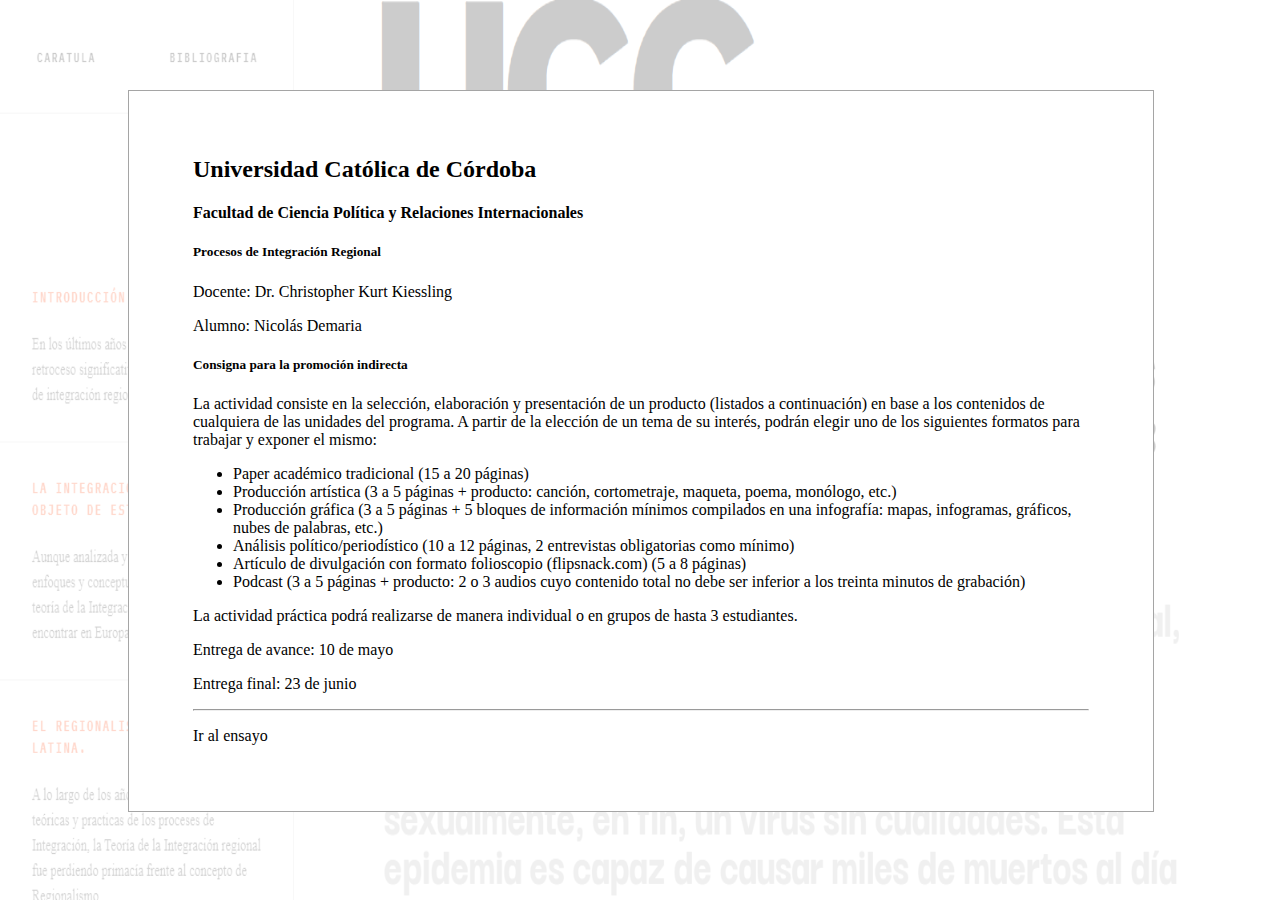
<file: index.html>
<!DOCTYPE html>
<html lang="en">
<head>
    <meta charset="UTF-8">
    <meta http-equiv="X-UA-Compatible" content="IE=edge">
    <meta name="viewport" content="width=device-width, initial-scale=1.0">
    <link rel="preconnect" href="https://fonts.gstatic.com">
    <link href="https://fonts.googleapis.com/css2?family=IBM+Plex+Mono:ital,wght@0,100;0,200;0,300;0,400;0,500;0,600;0,700;1,100;1,200;1,300;1,400;1,500;1,600&display=swap" rel="stylesheet">
    <link rel="preconnect" href="https://fonts.gstatic.com">
    <link href="https://fonts.googleapis.com/css2?family=Darker+Grotesque:wght@800;900&display=swap" rel="stylesheet">
    <link rel="stylesheet" href="css/styleIndex.css">
    <link rel="icon" href="multimedia/768px-Solid_black.svg.png">
    <title>El desafío de los bloques regionales frente a la pandemia del COVID-19: Una mirada sobre el Mercosur.</title>
</head>
<body>
    <div class="container">
        <img class="fondo" src="multimedia/home.png">
        <a class="trampaL" href="pages/introduccion.html"></a>
        <a class="trampaT" href="pages/introduccion.html"></a>
        <a class="trampaR" href="pages/introduccion.html"></a>
        <a class="trampaB" href="pages/introduccion.html"></a>
        <div class="caratula">
            <div class="cabecera">
            <h2>Universidad Católica de Córdoba</h2>
            <h4>Facultad de Ciencia Política y Relaciones Internacionales</h4>
            <h5>Procesos de Integración Regional</h5>
            </div>
            <div class="participantes">
            <p class="persona">Docente: <a href="https://www.linkedin.com/in/christopherkiessling/" target="_blank">Dr. Christopher Kurt Kiessling</a></p>
            <p class="persona">Alumno: <a href="https://www.linkedin.com/in/nicolasdemaria/" target="_blank">Nicolás Demaria</a></p>
            </div>
            <div class="consignas">
            <h5>Consigna para la promoción indirecta</h5>
            <p>La actividad consiste en la selección, elaboración y presentación de un producto (listados a continuación) en base a los contenidos de cualquiera de las unidades del programa. A partir de la elección de un tema de su interés, podrán elegir uno de los siguientes formatos para trabajar y exponer el mismo:</p>
            <ul>
                <li>Paper académico tradicional (15 a 20 páginas)</li>
                <li>Producción artística (3 a 5 páginas + producto: canción, cortometraje, maqueta, poema,
                monólogo, etc.)</li>
                <li>Producción gráfica (3 a 5 páginas + 5 bloques de información mínimos compilados en
                una infografía: mapas, infogramas, gráficos, nubes de palabras, etc.)</li>
                <li>Análisis político/periodístico (10 a 12 páginas, 2 entrevistas obligatorias como
                mínimo)</li>
                <li>Artículo de divulgación con formato folioscopio (flipsnack.com) (5 a 8 páginas)</li>
                <li>Podcast (3 a 5 páginas + producto: 2 o 3 audios cuyo contenido total no debe ser inferior
                a los treinta minutos de grabación)</li>
            </ul>
            <p>La actividad práctica podrá realizarse de manera individual o en grupos de hasta 3
                estudiantes.</p>
            </div>
            <p>Entrega de avance: 10 de mayo</p>
            <p>Entrega final: 23 de junio</p>
            <hr>
                <div class="navEnd">
                    <div class="boton2">
                        <a href="pages/introduccion.html"><p class="tituloSeccion">Ir al ensayo</p></a>
                    </div>
                </div>
        </div>
    </div>
</body>
</html>
</file>
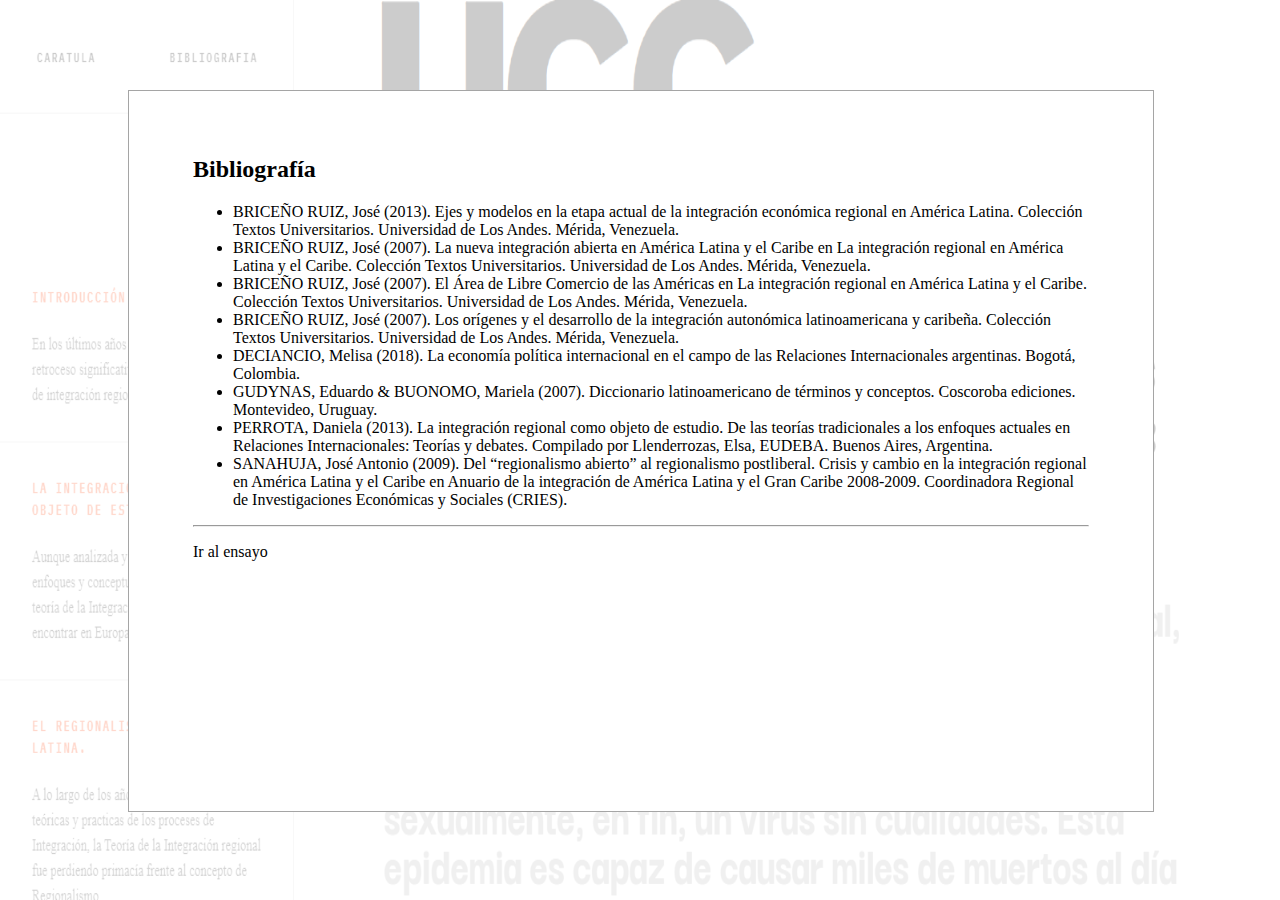
<file: bibliografia.html>
<!DOCTYPE html>
<html lang="en">
<head>
    <meta charset="UTF-8">
    <meta http-equiv="X-UA-Compatible" content="IE=edge">
    <meta name="viewport" content="width=device-width, initial-scale=1.0">
    <link rel="preconnect" href="https://fonts.gstatic.com">
    <link href="https://fonts.googleapis.com/css2?family=IBM+Plex+Mono:ital,wght@0,100;0,200;0,300;0,400;0,500;0,600;0,700;1,100;1,200;1,300;1,400;1,500;1,600&display=swap" rel="stylesheet">
    <link rel="preconnect" href="https://fonts.gstatic.com">
    <link href="https://fonts.googleapis.com/css2?family=Darker+Grotesque:wght@800;900&display=swap" rel="stylesheet">
    <link rel="stylesheet" href="css/styleIndex.css">
    <link rel="icon" href="../multimedia/768px-Solid_black.svg.png">
    <title>El desafío de los bloques regionales frente a la pandemia del COVID-19: Una mirada sobre el Mercosur.</title>
</head>
<body>
    <div class="container">
        <img class="fondo" src="multimedia/home.png">
        <a class="trampaL" href="pages/introduccion.html"></a>
        <a class="trampaT" href="pages/introduccion.html"></a>
        <a class="trampaR" href="pages/introduccion.html"></a>
        <a class="trampaB" href="pages/introduccion.html"></a>
        <div class="caratula">
                <h2>Bibliografía</h2>
                        <ul>
                            <li>BRICEÑO RUIZ, José (2013). Ejes y modelos en la etapa actual de la integración económica regional en América Latina. Colección Textos Universitarios. 
                                Universidad de Los Andes. Mérida, Venezuela. 
                                </li>
                                <li>BRICEÑO RUIZ, José (2007). La nueva integración abierta en América Latina y el Caribe en La integración regional en América Latina y el Caribe. Colección Textos Universitarios. Universidad de Los Andes. Mérida, Venezuela.
                                    </li>
                                    <li>BRICEÑO RUIZ, José (2007). El Área de Libre Comercio de las Américas en La integración regional en América Latina y el Caribe. Colección Textos Universitarios. Universidad de Los Andes. Mérida, Venezuela. 
                                        </li>
                                        <li>BRICEÑO RUIZ, José (2007). Los orígenes y el desarrollo de la integración autonómica latinoamericana y caribeña. Colección Textos Universitarios. Universidad de Los Andes. Mérida, Venezuela. 
                                            </li>
                                            <li>DECIANCIO, Melisa (2018). La economía política internacional en el campo de las Relaciones Internacionales argentinas. Bogotá, Colombia. 
                                                </li>
                                                <li>GUDYNAS, Eduardo & BUONOMO, Mariela (2007). Diccionario latinoamericano de términos y conceptos. Coscoroba ediciones. Montevideo, Uruguay.
                                                    </li>
                                                    <li>PERROTA, Daniela (2013). La integración regional como objeto de estudio. De las teorías tradicionales a los enfoques actuales en Relaciones Internacionales: Teorías y debates. Compilado por Llenderrozas, Elsa, EUDEBA. Buenos Aires, Argentina.
                                                        </li>
                                                        <li>SANAHUJA, José Antonio (2009). Del “regionalismo abierto” al regionalismo postliberal. Crisis y cambio en la integración regional en América Latina y el Caribe en Anuario de la integración de América Latina y el Gran Caribe 2008-2009. 
                            Coordinadora Regional de Investigaciones Económicas y Sociales (CRIES). </li>
                        </ul>
            <hr>
                <div class="navEnd">
                    <div class="boton2">
                        <a href="pages/introduccion.html"><p class="tituloSeccion">Ir al ensayo</p></a>
                    </div>
                </div>
        </div>
    </div>
</body>
</html>
</file>
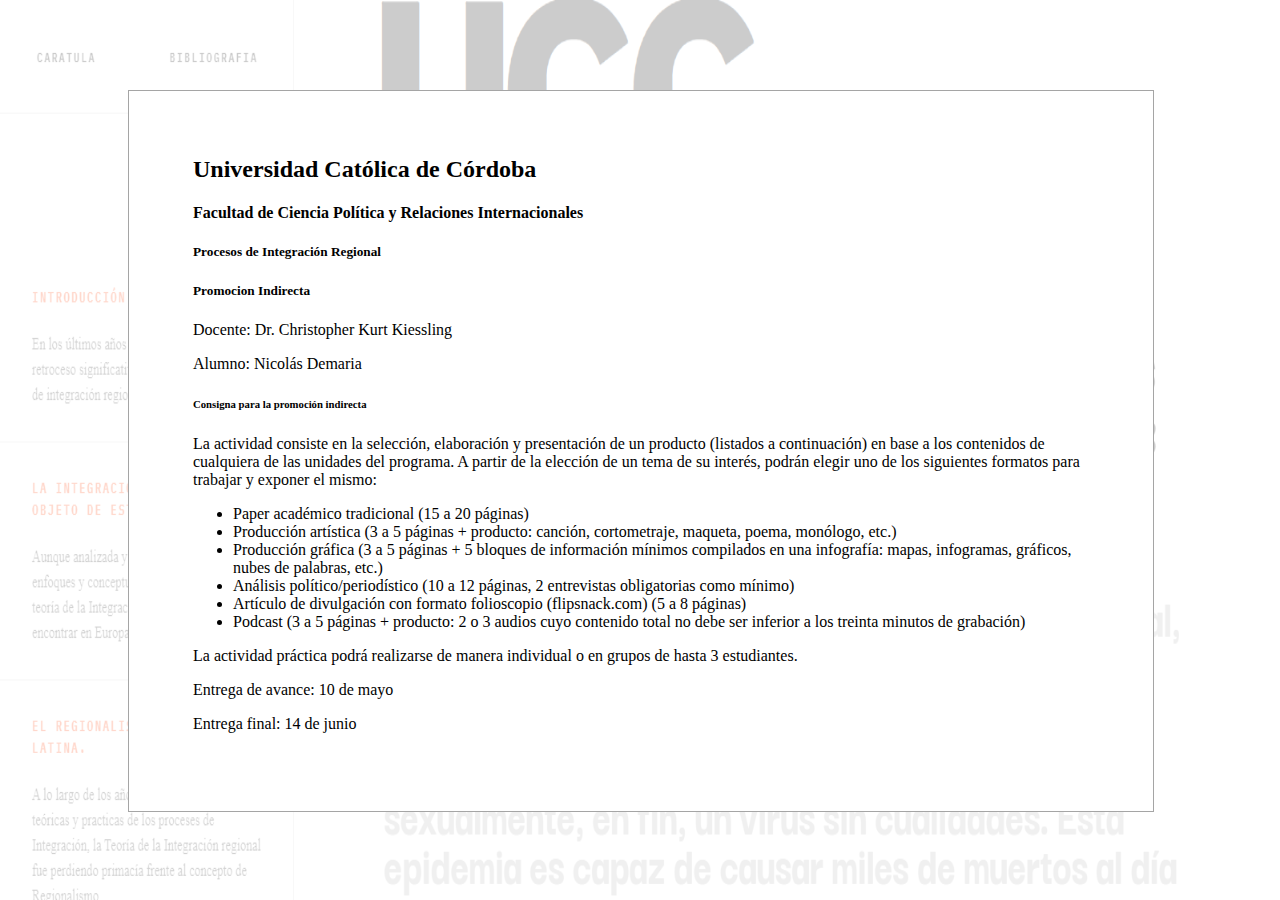
<file: intex.html>
<!DOCTYPE html>
<html lang="en">
<head>
    <meta charset="UTF-8">
    <meta http-equiv="X-UA-Compatible" content="IE=edge">
    <meta name="viewport" content="width=device-width, initial-scale=1.0">
    <link rel="preconnect" href="https://fonts.gstatic.com">
    <link href="https://fonts.googleapis.com/css2?family=IBM+Plex+Mono:ital,wght@0,100;0,200;0,300;0,400;0,500;0,600;0,700;1,100;1,200;1,300;1,400;1,500;1,600&display=swap" rel="stylesheet">
    <link rel="preconnect" href="https://fonts.gstatic.com">
    <link href="https://fonts.googleapis.com/css2?family=Darker+Grotesque:wght@800;900&display=swap" rel="stylesheet">
    <link rel="stylesheet" href="css/styleIndex.css">
    <link rel="icon" href="../multimedia/768px-Solid_black.svg.png">
    <title>El desafío de los bloques regionales frente a la pandemia del COVID-19: Una mirada sobre el Mercosur.</title>
</head>
<body>
    <div class="container">
        <img class="fondo" src="multimedia/home.png">
        <a class="trampaL" href="pages/introduccion.html"></a>
        <a class="trampaT" href="pages/introduccion.html"></a>
        <a class="trampaR" href="pages/introduccion.html"></a>
        <a class="trampaB" href="pages/introduccion.html"></a>
        <div class="caratula">
            <h2>Universidad Católica de Córdoba</h2>
            <h4>Facultad de Ciencia Política y Relaciones Internacionales</h4>
            <h5>Procesos de Integración Regional</h5>
            <h5>Promocion Indirecta</h5>
            <p>Docente: Dr. Christopher Kurt Kiessling</p>
            <p>Alumno: Nicolás Demaria</p>
            <h6>Consigna para la promoción indirecta</h6>
            <p>La actividad consiste en la selección, elaboración y presentación de un producto (listados a continuación) en base a los contenidos de cualquiera de las unidades del programa. A partir de la elección de un tema de su interés, podrán elegir uno de los siguientes formatos para trabajar y exponer el mismo:</p>
            <ul>
                <li>Paper académico tradicional (15 a 20 páginas)</li>
                <li><span class="resaltador">Producción artística</span> (3 a 5 páginas + producto: canción, cortometraje, maqueta, poema,
                monólogo, etc.)</li>
                <li><span class="resaltador">Producción gráfica</span> (3 a 5 páginas + 5 bloques de información mínimos compilados en
                una infografía: mapas, infogramas, gráficos, nubes de palabras, etc.)</li>
                <li>Análisis político/periodístico (10 a 12 páginas, 2 entrevistas obligatorias como
                mínimo)</li>
                <li>Artículo de divulgación con formato folioscopio (flipsnack.com) (5 a 8 páginas)</li>
                <li>Podcast (3 a 5 páginas + producto: 2 o 3 audios cuyo contenido total no debe ser inferior
                a los treinta minutos de grabación)</li>
            </ul>
            <p>La actividad práctica podrá realizarse de manera individual o en grupos de hasta 3
                estudiantes.</p>
                <p>Entrega de avance: 10 de mayo</p>
                <p>Entrega final: 14 de junio</p>
        </div>
    </div>
    <div class="footer">

    </div>
</body>
</html>
</file>
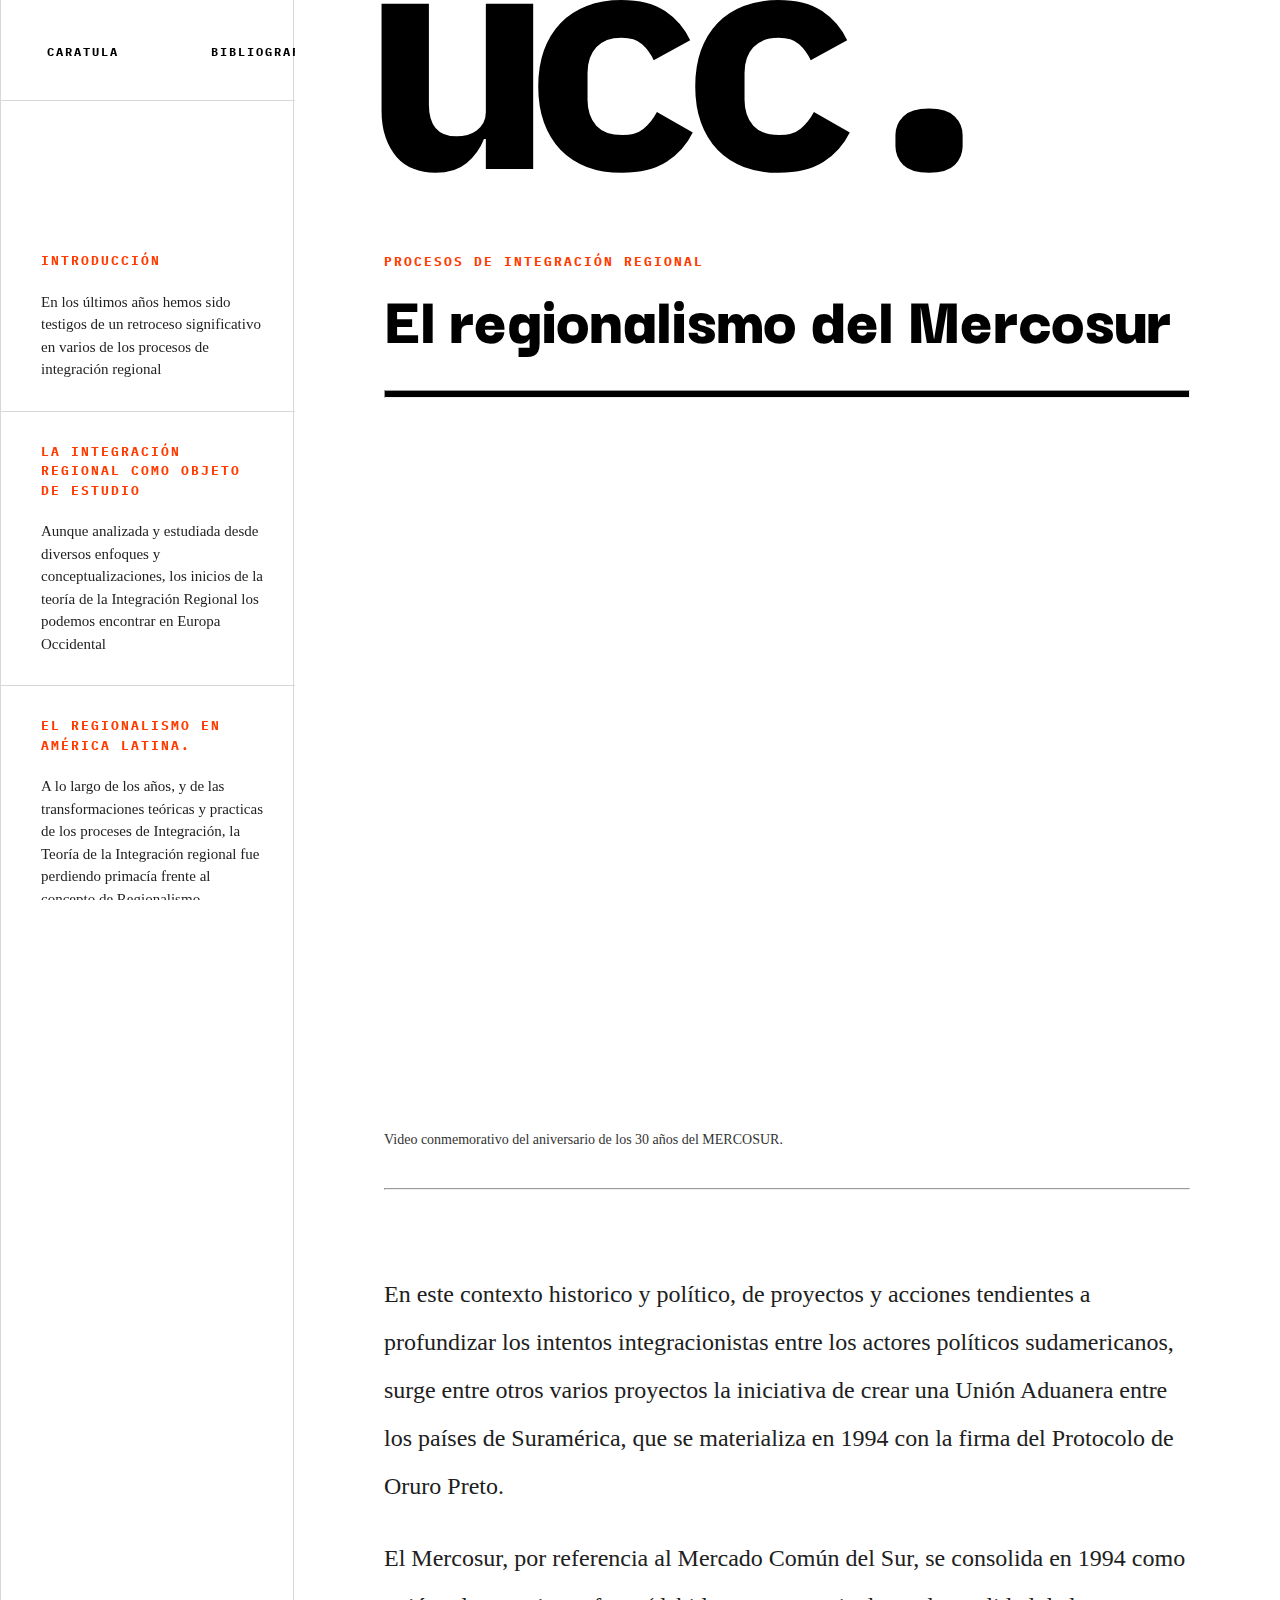
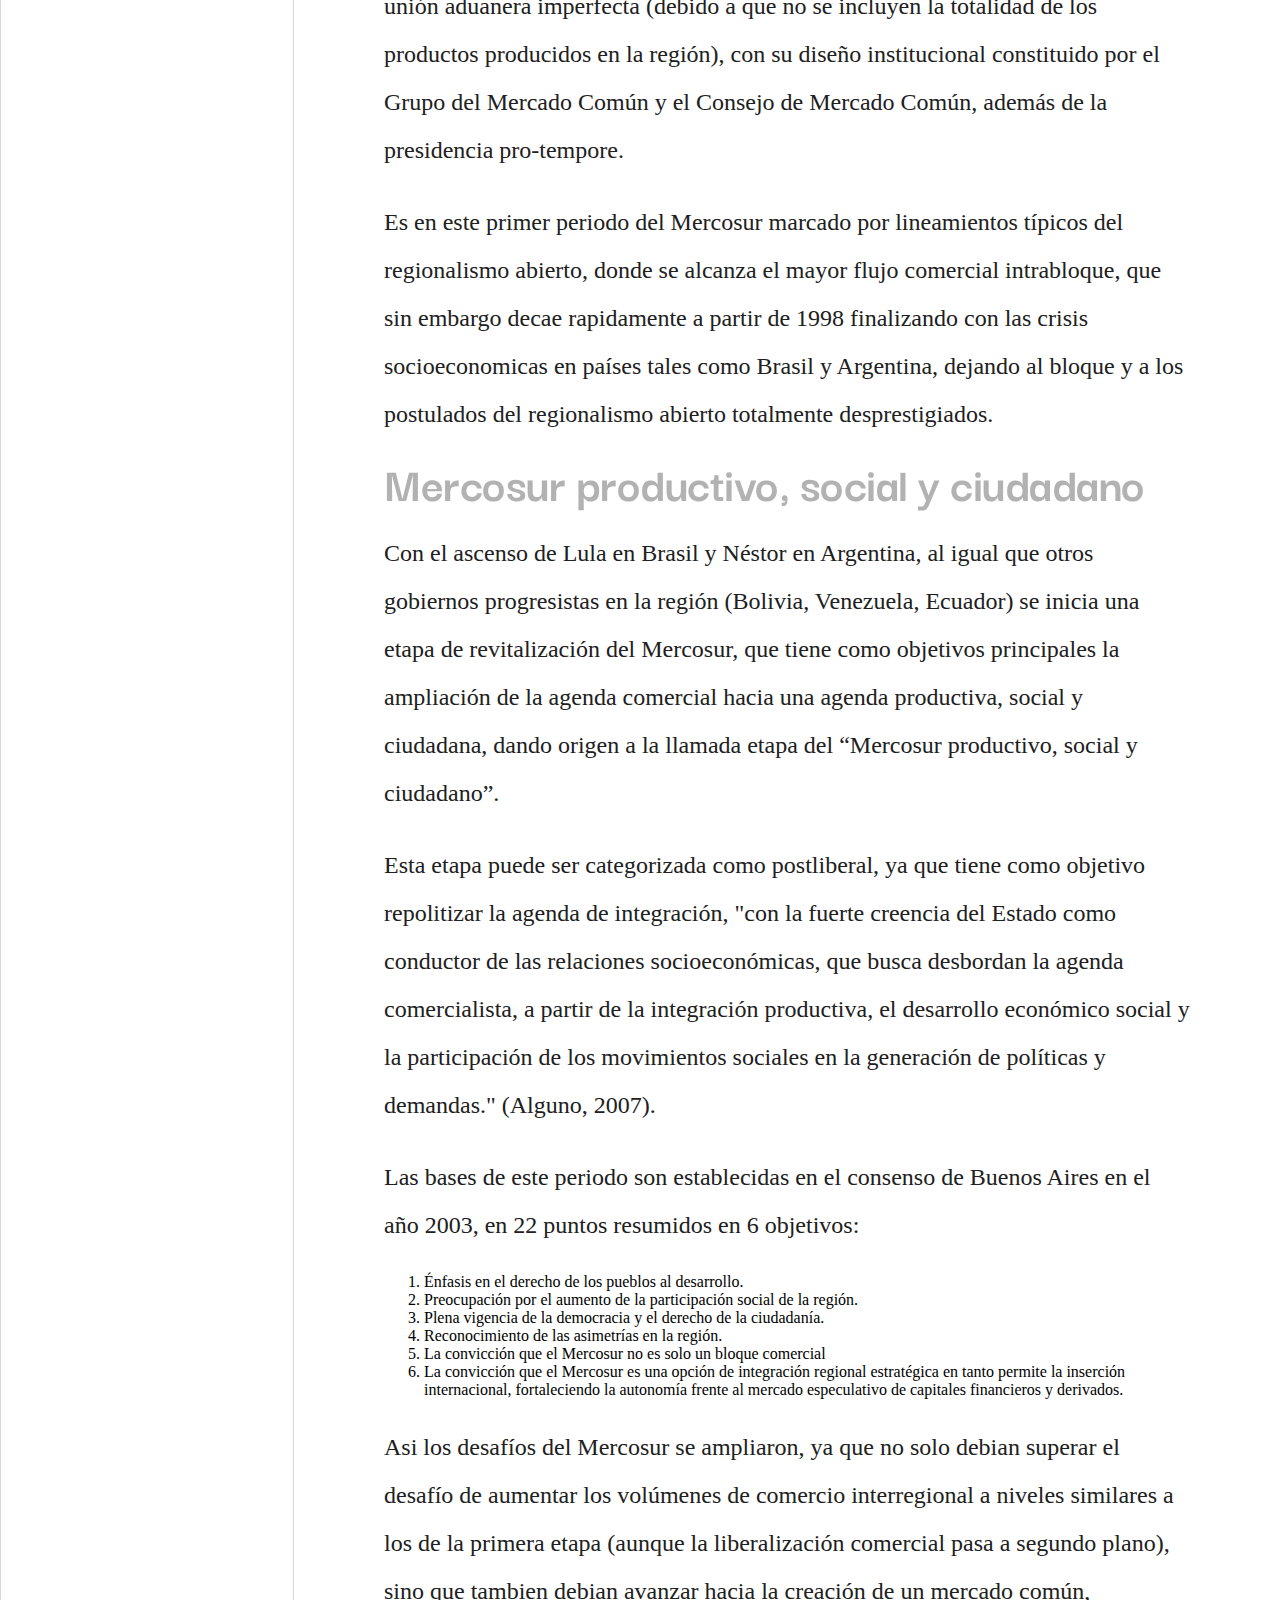
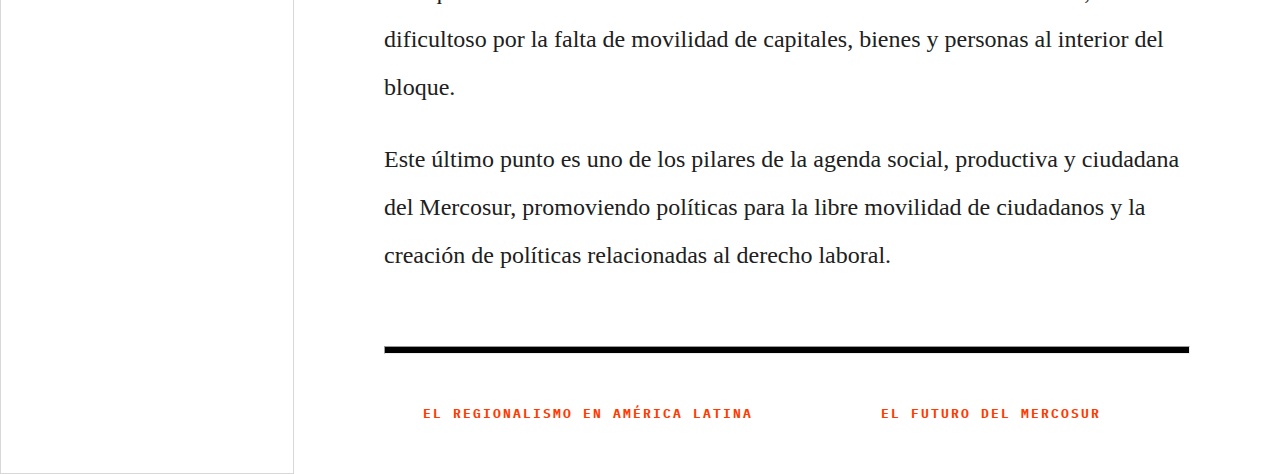
<file: pages/mercosur.html>
<!DOCTYPE html>
<html lang="en">
<head>
    <meta charset="UTF-8">
    <meta http-equiv="X-UA-Compatible" content="IE=edge">
    <meta name="viewport" content="width=device-width, initial-scale=1.0">
    <link rel="preconnect" href="https://fonts.gstatic.com">
    <link href="https://fonts.googleapis.com/css2?family=IBM+Plex+Mono:ital,wght@0,100;0,200;0,300;0,400;0,500;0,600;0,700;1,100;1,200;1,300;1,400;1,500;1,600&display=swap" rel="stylesheet">
    <link rel="preconnect" href="https://fonts.gstatic.com">
    <link href="https://fonts.googleapis.com/css2?family=Darker+Grotesque:wght@800;900&display=swap" rel="stylesheet">
    <link rel="stylesheet" href="../css/style.css">
    <link rel="icon" href="../multimedia/768px-Solid_black.svg.png">
    <title>El regionalismo del Mercosur</title>
</head>
<body>
    <div class="row">
    <div class="container">
        <div class="menuLeft">
            <div class="sticky">
                <div class="subMenu">
                    <a href="../index.html"><div class="boton">
                        <h4 class="top">CARATULA</h4>
                    </div></a>
                    <a href="../bibliografia.html"><div class="boton">
                        <h4 class="top">BIBLIOGRAFIA</h4>
                    </div></a>
                </div>
            <div class="marginTop"></div>
            <a href="introduccion.html"><div class="blockMenu">
                <p class="tituloSeccion">Introducción</p>
                <p class="introduccionSeccion">En los últimos años hemos sido testigos de un retroceso significativo en varios de los procesos de integración regional</p>             
            </div></a>
            <a href="integracionRegional.html"><div class="blockMenu">
                <p class="tituloSeccion">La Integración Regional como objeto de estudio</p>
                <p class="introduccionSeccion">Aunque analizada y estudiada desde diversos enfoques y conceptualizaciones, los inicios de la teoría de la Integración Regional los podemos encontrar en Europa Occidental</p>             
            </div></a>
            <a href="regionalismo.html"><div class="blockMenu">
                <p class="tituloSeccion">El Regionalismo en América Latina.</p>
                <p class="introduccionSeccion">A lo largo de los años, y de las transformaciones teóricas y practicas de los proceses de Integración, la Teoría de la Integración regional fue perdiendo primacía frente al concepto de Regionalismo</p>             
            </div></a>
            <a href="mercosur.html"><div class="blockMenuEstoy">
                <p class="tituloSeccion">El regionalismo del Mercosur</p>
                <p class="introduccionSeccion">La iniciativa de crear una Unión Aduanera entre los países de Suramérica, que se materializa en 1994, con la firma del Protocolo de Oruro Preto.</p>             
            </div></a>
            <a href="futuro.html"><div class="blockMenu">
                <p class="tituloSeccion">El futuro del Mercosur</p>
                <p class="introduccionSeccion">La emergencia sanitaria que rodea al mundo a causa del Covid-19, sitúa a todos los estados a tomar medidas drásticas para lograr frenar la cantidad de contagios</p>             
            </div></a>
            <a href="conclusion.html"><div class="blockMenu">
                <p class="tituloSeccion">Conclusión</p>
                <p class="introduccionSeccion">Sobre la peste hemos tenido muchas cosas, pero no parece tener la capacidad de reunir esfuerzos para hacer frente a un enemigo común</p>             
            </div></a>
            <div class="marginTop"></div>
            <div class="marginTop"></div>
            </div>
        </div>
        <!-- SECCIÓN PRINCIPAL -->
        <div class="main">
            <div class="seccionMarca">
                <h1>ucc.</h1>
            </div>
            <p class="tituloSeccion">Procesos de Integración Regional</p>
            <h2>El regionalismo del Mercosur</h2>
            <br>
            <br>
            <h3></h3>
            <hr class="hr1">
            <iframe class="video1" 
                        src="https://www.youtube.com/embed/8dH5LN5W47g" 
                        title="YouTube video player" 
                        frameborder="0" 
                        allow="accelerometer; autoplay; clipboard-write; encrypted-media; gyroscope; picture-in-picture" 
                        allowfullscreen></iframe>
            <span class="pieImagen">Video conmemorativo del aniversario de los 30 años del MERCOSUR.</span>
            <hr>
            <p>En este contexto historico y político, de proyectos y acciones tendientes a profundizar los intentos integracionistas entre los actores políticos sudamericanos, surge entre otros varios proyectos la iniciativa de crear una Unión Aduanera entre los países de Suramérica, que se materializa en 1994 con la firma del Protocolo de Oruro Preto.</p>
                        <p>El Mercosur, por referencia al Mercado Común del Sur, se consolida en 1994 como unión aduanera imperfecta (debido a que no se incluyen la totalidad de los productos producidos en la región), con su diseño institucional constituido por el Grupo del Mercado Común y el Consejo de Mercado Común, además de la presidencia pro-tempore.</p>
                        <p>Es en este primer periodo del Mercosur marcado por lineamientos típicos del regionalismo abierto, donde se alcanza el mayor flujo comercial intrabloque, que sin embargo decae rapidamente a partir de 1998 finalizando con las crisis socioeconomicas en países tales como Brasil y Argentina, dejando al bloque y a los postulados del regionalismo abierto totalmente desprestigiados.</p>
                        <h3>Mercosur productivo, social y ciudadano</h3>
                        <p>Con el ascenso de Lula en Brasil y Néstor en Argentina, al igual que otros gobiernos progresistas en la región (Bolivia, Venezuela, Ecuador) se inicia una etapa de revitalización del Mercosur, que tiene como objetivos principales la ampliación de la agenda comercial hacia una agenda productiva, social y ciudadana, dando origen a la llamada etapa del “Mercosur productivo, social y ciudadano”.</p>
                        <p>Esta etapa puede ser categorizada como postliberal, ya que tiene como objetivo repolitizar la agenda de integración, "con la fuerte creencia del Estado como conductor de las relaciones socioeconómicas, que busca desbordan la agenda comercialista, a partir de la integración productiva, el desarrollo económico social y la participación de los movimientos sociales en la generación de políticas y demandas." (Alguno, 2007).</p>
                        <p>Las bases de este periodo son establecidas en el consenso de Buenos Aires en el año 2003, en 22 puntos resumidos en 6 objetivos:</p>
                            <ol>
                            <li>Énfasis en el derecho de los pueblos al desarrollo.</li>
                            <li>Preocupación por el aumento de la participación social de la región.</li>
                            <li>Plena vigencia de la democracia y el derecho de la ciudadanía.</li>
                            <li>Reconocimiento de las asimetrías en la región.</li>
                            <li>La convicción que el Mercosur no es solo un bloque comercial</li>
                            <li>La convicción que el Mercosur es una opción de integración regional estratégica en tanto permite la inserción internacional, fortaleciendo la autonomía frente al mercado especulativo de capitales financieros y derivados.</li>
                            </ol>
                        <p>Asi los desafíos del Mercosur se ampliaron, ya que no solo debian superar el desafío de aumentar los volúmenes de comercio interregional a niveles similares a los de la primera etapa (aunque la liberalización comercial pasa a segundo plano), sino que tambien debian avanzar hacia la creación de un mercado común, dificultoso por la falta de movilidad de capitales, bienes y personas al interior del bloque.</p>
                        <p>Este último punto es uno de los pilares de la agenda social, productiva y ciudadana del Mercosur, promoviendo políticas para la libre movilidad de ciudadanos y la creación de políticas relacionadas al derecho laboral.</p>
                        <br>
                        <hr class="hr1">
            <div class="navEnd">
                <div class="boton2">
                    <a href="regionalismo.html"><p class="tituloSeccion">El Regionalismo en América Latina</p></a>
                </div>
                <div class="boton2">
                    <a href="futuro.html"><p class="tituloSeccion">El futuro del Mercosur</p></a>
                </div>
            </div>
        </div> 
    </div>
    <div class="footer">
        <div class="reconocimientoContenedor">
        <span class="reconocimiento">Alojado por <a href="https://github.com/" target="_blank">GitHub</a></span>
        <span class="reconocimiento">Diseño inspirado en <a href="https://www.inc.com/" target="_blank">Inc. Magazine</a></span>
        <span class="reconocimiento">¿Preguntas? <a href="mailto:1007318@ucc.edu.ar" target="_blank">1007318@ucc.edu.ar</a></span>
        <div class="fecha">
        <span class="reconocimiento">| 23 de Junio de 2021</span>
        </div>
        </div>
    </div>
    </div>
</body>
</html>
</file>
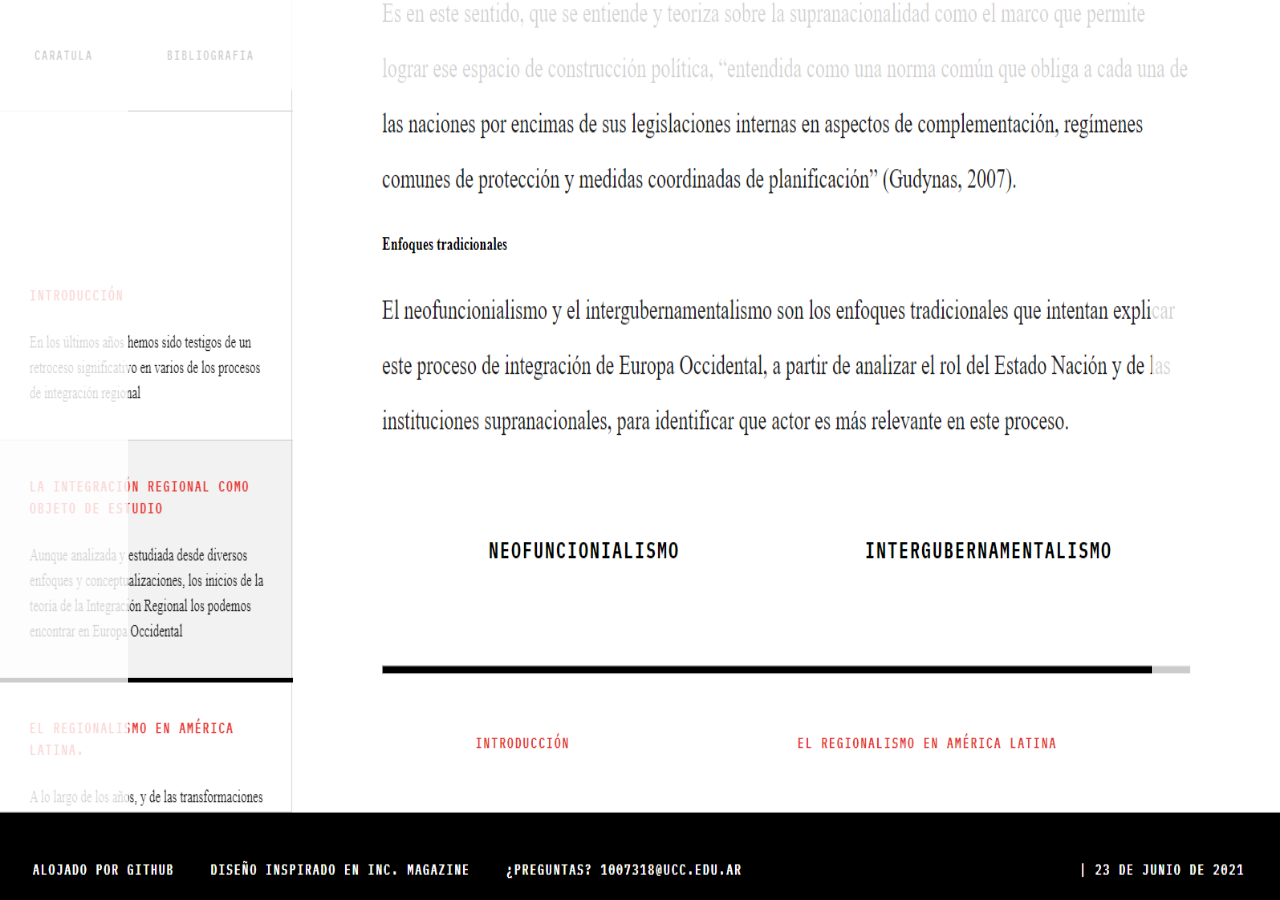
<file: pages/subPages/autonomia.html>
<!DOCTYPE html>
<html lang="en">
<head>
    <meta charset="UTF-8">
    <meta http-equiv="X-UA-Compatible" content="IE=edge">
    <meta name="viewport" content="width=device-width, initial-scale=1.0">
    <link rel="preconnect" href="https://fonts.gstatic.com">
    <link href="https://fonts.googleapis.com/css2?family=IBM+Plex+Mono:ital,wght@0,100;0,200;0,300;0,400;0,500;0,600;0,700;1,100;1,200;1,300;1,400;1,500;1,600&display=swap" rel="stylesheet">
    <link rel="preconnect" href="https://fonts.gstatic.com">
    <link href="https://fonts.googleapis.com/css2?family=Darker+Grotesque:wght@800;900&display=swap" rel="stylesheet">
    <link rel="stylesheet" href="../../css/styleIndex.css">
    <link rel="icon" href="../../multimedia/768px-Solid_black.svg.png">
    <title>Neofuncionalismo</title>
</head>
<body>
    <div class="container">
        <img class="fondo" src="../../multimedia/tradicionales.png">
        <a class="trampaL" href="../integracionRegional.html"></a>
        <a class="trampaT" href="../integracionRegional.html"></a>
        <a class="trampaR" href="../integracionRegional.html"></a>
        <div class="caratula1">
                <h2 class="botonTitulo1">Toería de la autonomía</h2>
                <p>Definir la ubicación y las posibilidades del establecimiento de objetivos y políticas exteriores autónomas respecto de los centros de poder. Caracterizar el sistema internacional y la distribución asimetría del poder a su interior.</p>
                <hr>
                <div class="navEnd">
                    <div class="boton2">
                        <a href="../regionalismo.html#final1"><p class="tituloSeccion">Volver</p></a>
                    </div>
                </div>
        </div>
    </div>
</body>
</html>
</file>
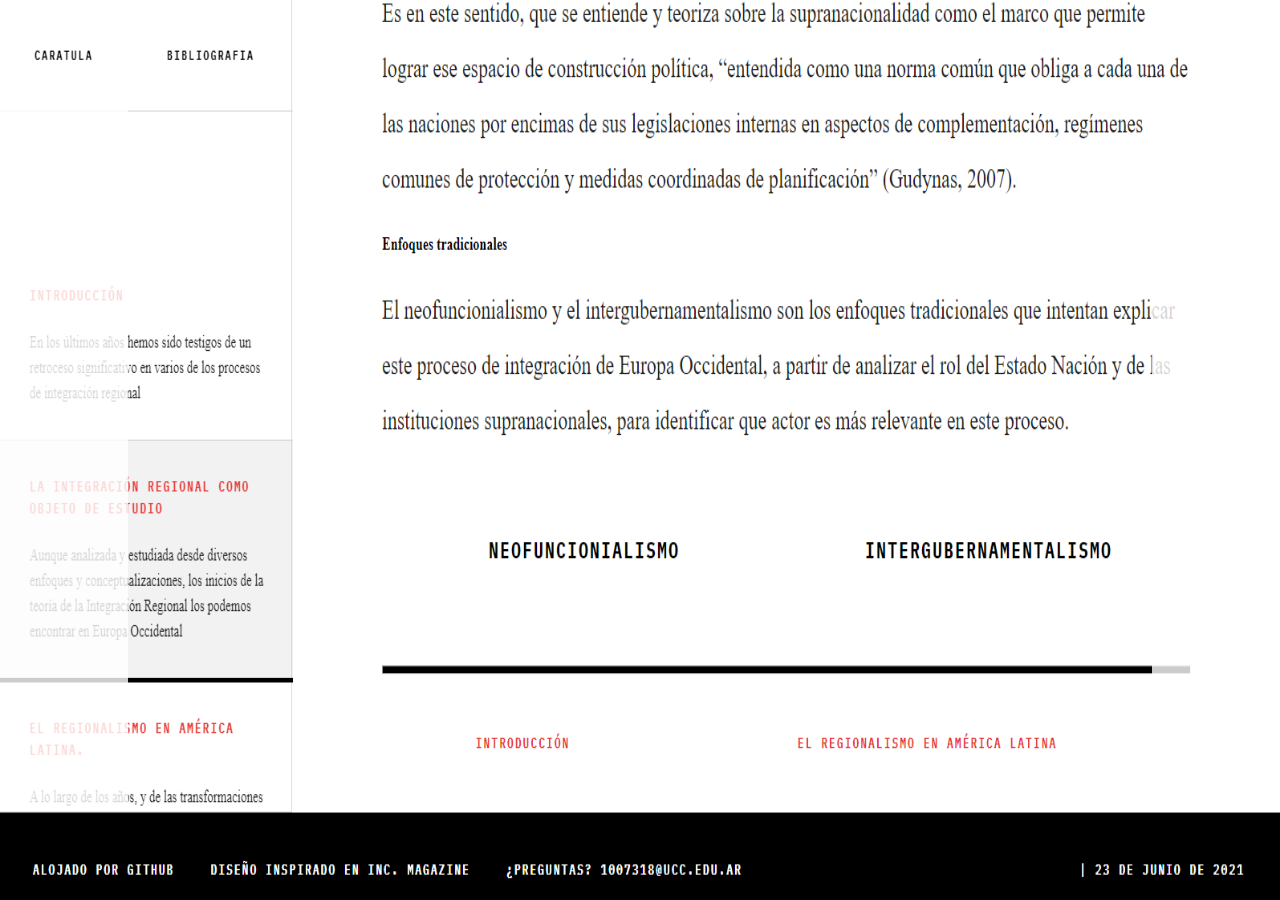
<file: pages/subPages/dependencia.html>
<!DOCTYPE html>
<html lang="en">
<head>
    <meta charset="UTF-8">
    <meta http-equiv="X-UA-Compatible" content="IE=edge">
    <meta name="viewport" content="width=device-width, initial-scale=1.0">
    <link rel="preconnect" href="https://fonts.gstatic.com">
    <link href="https://fonts.googleapis.com/css2?family=IBM+Plex+Mono:ital,wght@0,100;0,200;0,300;0,400;0,500;0,600;0,700;1,100;1,200;1,300;1,400;1,500;1,600&display=swap" rel="stylesheet">
    <link rel="preconnect" href="https://fonts.gstatic.com">
    <link href="https://fonts.googleapis.com/css2?family=Darker+Grotesque:wght@800;900&display=swap" rel="stylesheet">
    <link rel="stylesheet" href="../../css/styleIndex.css">
    <link rel="icon" href="../../multimedia/768px-Solid_black.svg.png">
    <title>Neofuncionalismo</title>
</head>
<body>
    <div class="container">
        <img class="fondo" src="../../multimedia/tradicionales.png">
        <a class="trampaL" href="../regionalismo.html#final1"></a>
        <a class="trampaR" href="../regionalismo.html#final1"></a>
        <div class="caratula1">
                <h2 class="botonTitulo1">TEORÍA DE LA DEPENDENCIA</h2>
                <p>Elaborada por Cardoso y Falleto esta teoría busca destacar la naturaleza social y política de los problemas del desarrollo en la región.</p> 
                <p>"La dependencia es una relación condicionante, los países dominantes pueden expandirse y auto-impulsarse en tanto que otros, los dependientes, solamente pueden hacerlo como reflejo de tal expansión" (Cardoso y Falleto, 200x)</p>
                <p>La dependencia no se supera aislando al país, sino cambiando las estructuras internas, lo que conduce al enfrentamiento con esa estructura internacional.</p>
                <hr>
                <div class="navEnd">
                    <div class="boton2">
                        <a href="../regionalismo.html#final1"><p class="tituloSeccion">Volver</p></a>
                    </div>
                </div>
        </div>
    </div>
</body>
</html>
</file>
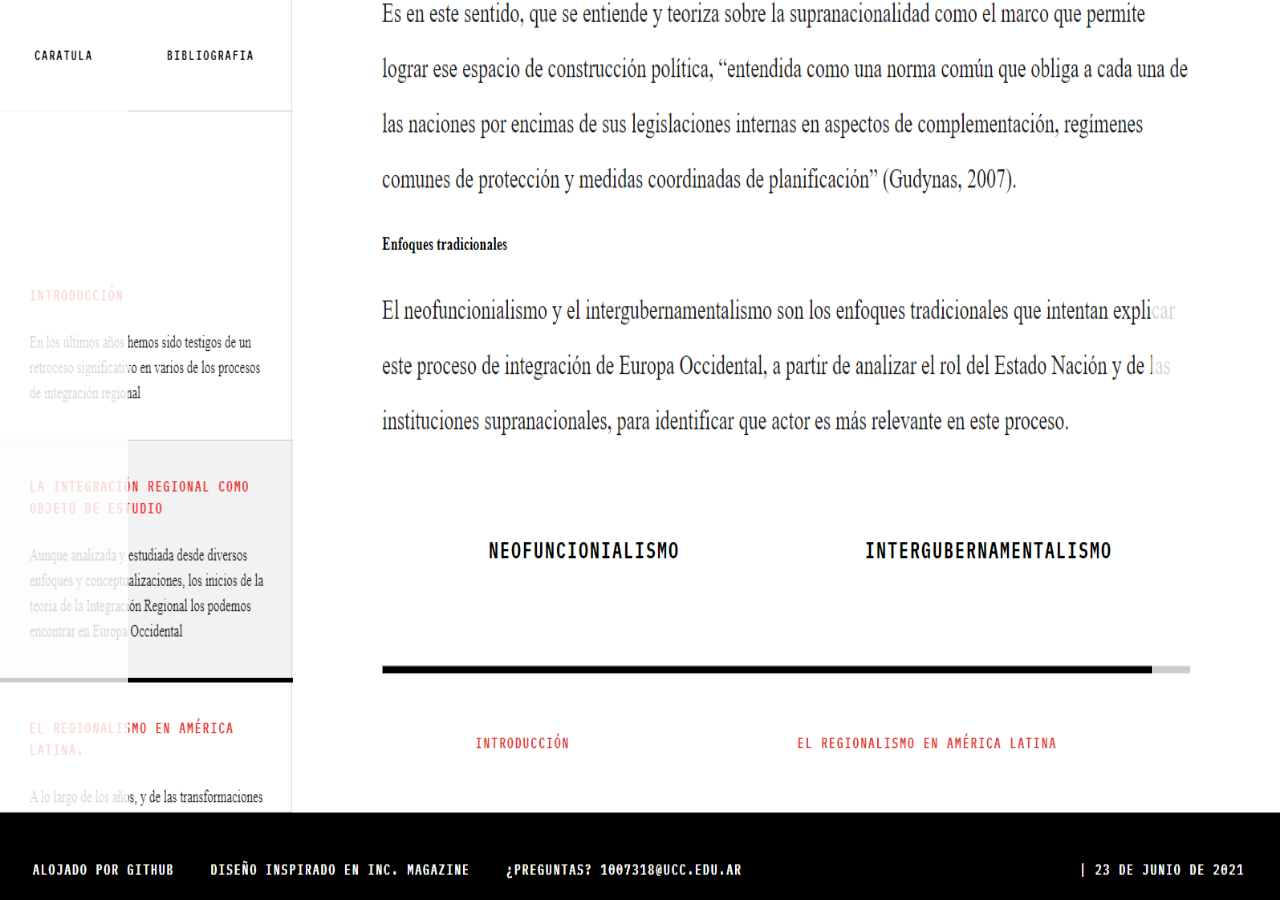
<file: pages/subPages/estrEco.html>
<!DOCTYPE html>
<html lang="en">
<head>
    <meta charset="UTF-8">
    <meta http-equiv="X-UA-Compatible" content="IE=edge">
    <meta name="viewport" content="width=device-width, initial-scale=1.0">
    <link rel="preconnect" href="https://fonts.gstatic.com">
    <link href="https://fonts.googleapis.com/css2?family=IBM+Plex+Mono:ital,wght@0,100;0,200;0,300;0,400;0,500;0,600;0,700;1,100;1,200;1,300;1,400;1,500;1,600&display=swap" rel="stylesheet">
    <link rel="preconnect" href="https://fonts.gstatic.com">
    <link href="https://fonts.googleapis.com/css2?family=Darker+Grotesque:wght@800;900&display=swap" rel="stylesheet">
    <link rel="stylesheet" href="../../css/styleIndex.css">
    <link rel="icon" href="../../multimedia/768px-Solid_black.svg.png">
    <title>Neofuncionalismo</title>
</head>
<body>
    <div class="container">
        <img class="fondo" src="../../multimedia/tradicionales.png">
        <a class="trampaL" href="../regionalismo.html#final1"></a>
        <a class="trampaR" href="../regionalismo.html#final1"></a>
        <div class="caratula1">
                <h2 class="botonTitulo1">Estructuralismo económico</h2>
                <p>Es una teoría del desarrollo económico desarrollada por Raúl Prebisch y sus colaboradores, en la CEPAL, entre los que se destaca el brasileño Celso Furtado.</p> 
                <p>Plantea que las características estructurales de la región y la inserción internacional que deterioran progresivamente los términos del intercambio, deben corregirse por medio de la generación de un desarrollo industrial propio a partir de la construcción de un mercado regional unificado y de una estructura asociativa en términos de cadena de valor.</p>
                <hr>
                <div class="navEnd">
                    <div class="boton2">
                        <a href="../regionalismo.html#final1"><p class="tituloSeccion">Volver</p></a>
                    </div>
                </div>
        </div>
    </div>
</body>
</html>
</file>
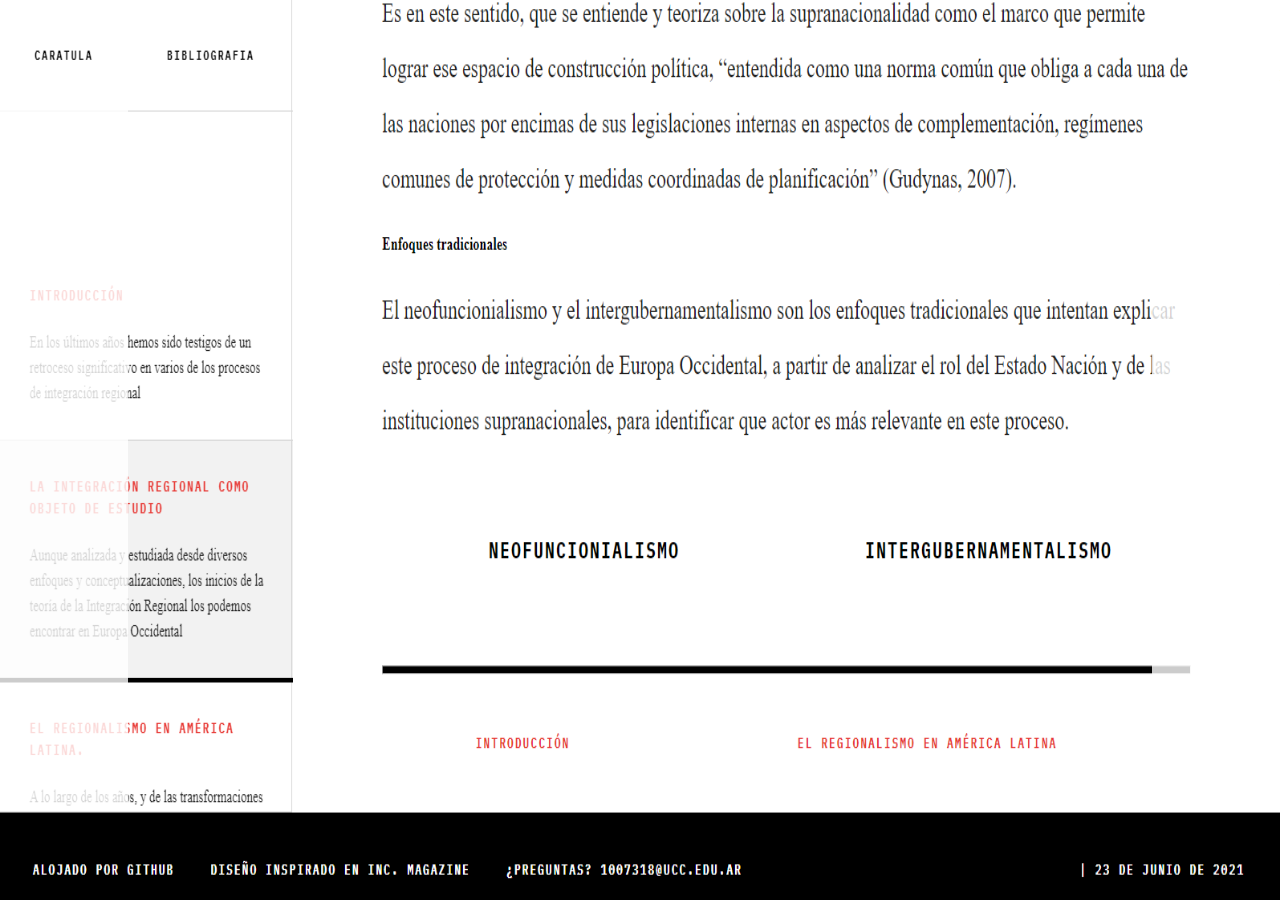
<file: pages/subPages/intergu.html>
<!DOCTYPE html>
<html lang="en">
<head>
    <meta charset="UTF-8">
    <meta http-equiv="X-UA-Compatible" content="IE=edge">
    <meta name="viewport" content="width=device-width, initial-scale=1.0">
    <link rel="preconnect" href="https://fonts.gstatic.com">
    <link href="https://fonts.googleapis.com/css2?family=IBM+Plex+Mono:ital,wght@0,100;0,200;0,300;0,400;0,500;0,600;0,700;1,100;1,200;1,300;1,400;1,500;1,600&display=swap" rel="stylesheet">
    <link rel="preconnect" href="https://fonts.gstatic.com">
    <link href="https://fonts.googleapis.com/css2?family=Darker+Grotesque:wght@800;900&display=swap" rel="stylesheet">
    <link rel="stylesheet" href="../../css/styleIndex.css">
    <link rel="icon" href="../../multimedia/768px-Solid_black.svg.png">
    <title>Intergubernamentalismo</title>
</head>
<body>
    <div class="container">
        <img class="fondo" src="../../multimedia/tradicionales.png">
        <a class="trampaL" href="../integracionRegional.html#final"></a>
        <a class="trampaR" href="../integracionRegional.html#final"></a>
        <div class="caratula1">
                <h2 class="botonTitulo1">INTERGUBERNAMENTALISMO</h2>
                <p>El intergubernamentalismo coloca a los Estados como eje para explicar el devenir integracionista. Para el intergubernamentalismo el Estado nación, lejos de debilitares, se fortalece en el proceso de integración “ya que permite a los Estados gestionar más eficazmente problemas específicos complementarios. La puesta en común de la soberanía no llega a disminuir el rol de los Estados sino, al contrario, reforzarlos, favoreciendo su adaptación a los límites impuestos por el entorno internacional” (Gudynas, Buonomo. 2007).</p>
                <hr>
                <div class="navEnd">
                    <div class="boton2">
                        <a href="../integracionRegional.html#final"><p class="tituloSeccion">Volver</p></a>
                    </div>
                </div>
        </div>
    </div>
</body>
</html>
</file>
<file: css/styleIndex.css>
body{
    margin: 0px;
    padding: 0px;
}

.fondo{
    height: 100vh;
    width: 100vw;
}

.trampaT{
    position: absolute;
    height: 10vh;
    width: 100vw;
    background-color: rgba(255, 255, 255, 0.801);
}
.trampaR{
    position: absolute;
    height: 80vh;
    width: 10vw;
    background-color: rgba(255, 255, 255, 0.801);
    transform: translate(90vw, 10vh);
}
.trampaB{
    position: absolute;
    height: 10vh;
    width: 100vw;
    background-color: rgba(255, 255, 255, 0.801);
    transform: translate(0vw, 90vh);
}
.trampaL{
    position: absolute;
    height: 80vh;
    width: 10vw;
    background-color: rgba(255, 255, 255, 0.801);
    transform: translate(0vw, 10vh);
}

.caratula{
    width: 70vw;
    height: 70vh;
    background-color: #ffffff;
    margin: 10vh 10vw;
    border: 1px;
    border-color: #a5a5a5;
    border-style: solid;
    padding: 5vh 5vw;
    position: absolute;
    z-index: 111;
}

html {
    overflow: scroll;
    overflow-x: hidden;
}
::-webkit-scrollbar {
    width: 0;  /* Remove scrollbar space */
    background: transparent;  /* Optional: just make scrollbar invisible */
}

.container{
    width: 100vw;
    position: absolute;
    background-color: #ffff;
    display: flex;
}


a{
    text-decoration: none;
    color: black;
    cursor: default;
}
</file>
<file: css/style.css>
body{
    margin: 0px;
    padding: 0px;
    overflow-x: hidden;
}

.fondo{
    height: 100vh;
    width: 100vw;
}

.trampa{
    position: absolute;
    height: 100vh;
    width: 100vw;
    background-color: rgba(255, 255, 255, 0.801);
}

.caratula{
    width: 70vw;
    height: 70vh;
    background-color: #ffffff;
    margin: 10vh 10vw;
    border: 1px;
    border-color: #a5a5a5;
    border-style: solid;
    padding: 5vh 5vw;
}

html {
    overflow: scroll;
    overflow-x: hidden;
}
::-webkit-scrollbar {
    width: 0;  /* Remove scrollbar space */
    background: transparent;  /* Optional: just make scrollbar invisible */
}

.container{
    width: 100vw;
    position: absolute;
    background-color: #ffff;
    display: flex;
}

.menuLeft{
    width: 500px;
    border: 1px;
    border-color: rgb(216, 216, 216);
    border-style: solid;
    border-top: none;
}

.subMenu{
    border-top: 0px;
    border-left: 0px;
    border-right: 0px;
    border-bottom: 1px;
    border-color: rgb(216, 216, 216);
    border-style: solid;
    height: 100px;
    display: flex;
}

.boton{
    background-color: transparent;
}

a{
    text-decoration: none;
}

h4{
    color: rgb(0, 0, 0);
    display: block;
    font-family: 'IBM Plex Mono', monospace;
    font-size: 12px;
    font-weight: 900;
    letter-spacing: 2px;
    line-height: 1.5;
    text-decoration: none;
    text-transform: uppercase;
}

.boton h4{
    margin: 46px;
    margin-top: 43px;
}

.marginTop{
    height: 120px;
}

.sticky{
    position: fixed;
    width: 23vw;
    overflow-y: scroll;
    top: 0;
    bottom: 0;
}

.blockMenu{
    border-top: 0px;
    border-left: 0px;
    border-right: 0px;
    border-bottom: 1px;
    border-color: rgb(216, 216, 216);
    border-style: solid;
    padding: 10px 10px 10px 40px;
}

.blockMenuEstoy{
    border-top: 0px;
    border-left: 0px;
    border-right: 0px;
    border-bottom: 4px;
    border-color: black;
    background-color: #a5a5a526;
    border-style: solid;
    padding: 10px 10px 10px 40px;
}

.tituloSeccion{
    color: rgb(255, 59, 0);
    display: block;
    font-family: 'IBM Plex Mono', monospace;
    font-size: 13px;
    font-weight: bold;
    letter-spacing: 2px;
    line-height: 1.5;
    text-decoration: none;
    text-transform: uppercase;
    transition: all 150ms ease-out 0s;
    margin: 20px 20px 20px 0px;
}

.introduccionSeccion{
    color: rgb(34, 34, 34);
    font-size: 15px;
    font-weight: normal;
    font-style: normal;
    line-height: 1.5;
    margin: 0px 20px 20px 0px;
}


/* SECCIÓN PRINCIPAL */

.main{
    margin-left: 7vw;
    margin-right: 7vw;
    width: 77vw;
}
.seccionMarca{
    height: 232px;
    position: relative;
}

h1{
    color: rgb(0, 0, 0);
    font-family: 'IBM Plex Mono', monospace;
    font-size: 20em;
    font-weight: 900;
    text-decoration: none;
    letter-spacing: -35px;
    transform: translate(-22px, -165px);
    line-height: 0px;
    position: absolute;
}

h2{
    display: inline;
    color: rgb(0, 0, 0);
    font-family: 'Darker Grotesque', sans-serif;
    font-weight: 900;
    letter-spacing: -0.01em;
    line-height: 50px; 
    font-size: 70px;
}

h3{
    display: inline;
    color: rgb(178, 178, 178);
    font-family: 'Darker Grotesque', sans-serif;
    font-weight: 700;
    letter-spacing: -0.01em;
    line-height: 40px; 
    font-size: 50px;
}

.autor{
    color: rgb(0, 0, 0);
    display: block;
    font-family: 'IBM Plex Mono', monospace;
    font-size: 13px;
    font-weight: bold;
    letter-spacing: 2px;
    line-height: 1.5;
    text-decoration: none;
    text-transform: uppercase;
    transition: all 150ms ease-out 0s;
    margin-top: 60px;
}

.autorA{
    color: rgb(122, 122, 122);
    font-family: 'IBM Plex Mono', monospace;
    font-size: 13px;
    font-weight: bold;
    letter-spacing: 2px;
    line-height: 1.5;
    text-decoration: none;
    text-transform: uppercase;
    transition: all 150ms ease-out 0s;
}
.hr1{
    margin-top: 25px;
    height: 6px;
    background-color: black;
}

img{
    width: 63vw;
}

iframe{
    width: 63vw;
    height: 72vh;
}

.pieImagen{
    color: rgb(51, 51, 51);
    font-size: 14px;
    font-family: "le-monde-livre-std",serif;
}

.opciones{
    height: 140px;
    display: flex;
    justify-content: space-around;
}

.opcion1{
    height: 14vh;
    width: 25vw;
    text-align: center;
    font-family: 'IBM Plex Mono', monospace;
    font-size: 20px;
    font-weight: bold;
    letter-spacing: 2px;
    line-height: 1.5;
    text-decoration: none;
    text-transform: uppercase;
    padding-top: 50px;
}

.opcion1 a{
    color: #000000;
}

hr{
    margin-top: 40px;
    background-color: rgb(216, 216, 216);
    margin-bottom: 80px;
}

p{
    font-family: "le-monde-livre-std",serif;
    color: #202020;
    font-size: 24px;
    line-height: 2;
    font-weight: 500;
}

.titulo2{
    color: rgb(255, 59, 0);
    font-size: 12em;
    font-weight: 900;
    letter-spacing: 0px;
    line-height: 80px;
    margin: 0px;
}

.navEnd{
    display: flex;
    flex-direction: row;
    justify-content: space-around;
}

.boton2{
    height: 90px;
    border: 1px;
    border-color: black;
    margin-top: -50px;
    margin-right: 30px;
}

.footer{
    background-color: black;
    height: 120px;
    width: 100vw;
    z-index: 111;
}

.logo{
    height: 40px;
    width: 40px;
    background-color: #000000;
    margin-top: 30px;
    position: absolute;
}
</file>
